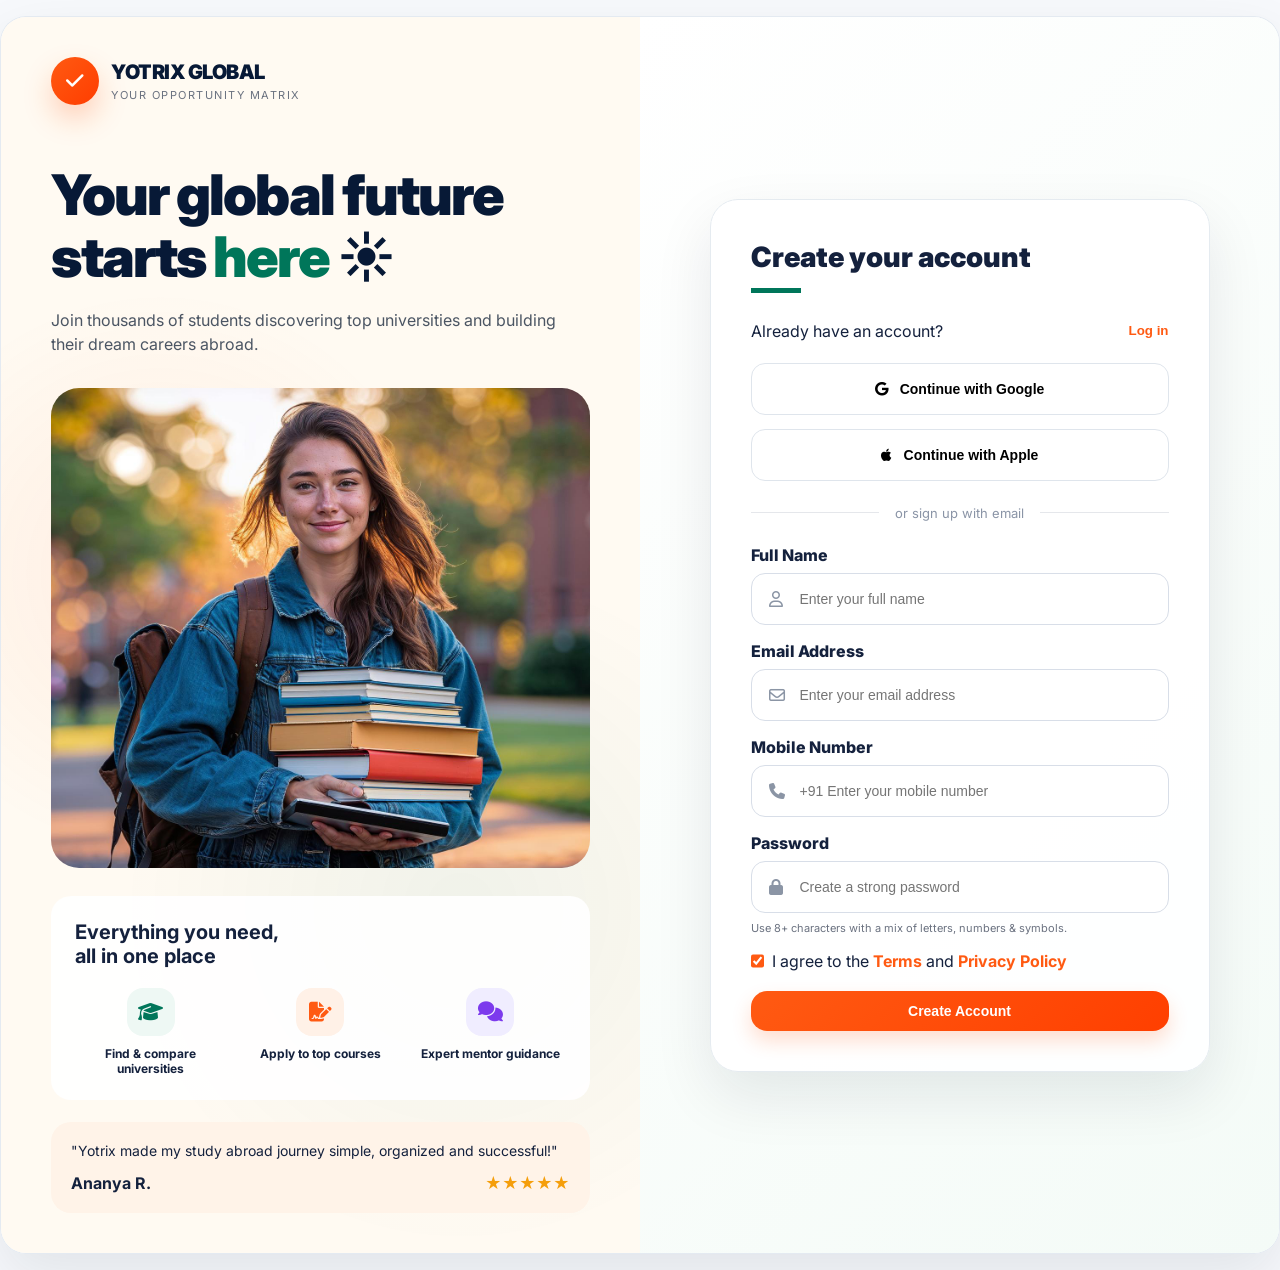
<file: index.html>
<!DOCTYPE html>
<html lang="en">
<head>
  <meta charset="UTF-8">
  <meta name="viewport" content="width=device-width, initial-scale=1.0">
  <title>Yotrix Global | Your Opportunity Matrix</title>
  <link rel="preconnect" href="https://fonts.googleapis.com">
  <link rel="preconnect" href="https://fonts.gstatic.com" crossorigin>
  <link href="https://fonts.googleapis.com/css2?family=Inter:wght@300;400;500;600;700;800;900&display=swap" rel="stylesheet">
  <link rel="stylesheet" href="https://cdnjs.cloudflare.com/ajax/libs/font-awesome/6.5.1/css/all.min.css">
  <link rel="stylesheet" href="css/style.css">
</head>
<body>
  <div id="app"></div>
  <script src="js/state.js"></script>
  <script src="js/utils.js"></script>
  <script src="js/page-initializers.js"></script>
  <script src="js/main.js"></script>
</body>
</html>
</file>
<file: css/style.css>
/* * 

body {
  font-family: 'Inter', sans-serif;
  background: #f7f9fc;
  color: #14213d;
  min-height: 100vh;
  overflow-x: hidden;
}

button {
  cursor: pointer;
  font-family: inherit;
}

.screen {
  max-width: 1480px;
  margin: 16px auto;
  background: rgba(255, 255, 255, 0.94);
  border: 1px solid rgba(226, 232, 240, 0.9);
  border-radius: 26px;
  box-shadow: 0 24px 60px rgba(15, 23, 42, 0.09);
  overflow: hidden;
  min-height: calc(100vh - 32px);
}
  

/* Brand */

* {
  margin: 0;
  padding: 0;
  box-sizing: border-box;
}

.level-card {
  background: #fff;
  border: 1.5px solid #f0f2f5;
  padding: 40px 20px; /* Increased padding */
  transition: all 0.3s cubic-bezier(0.4, 0, 0.2, 1);
  position: relative;
}

.level-card:hover {
  border-color: #ff5a12;
  box-shadow: 0 15px 35px rgba(255, 90, 18, 0.1);
  transform: translateY(-5px);
}

/* Add a subtle checkmark for the selected card */
.level-card.active::after {
  content: '\f058';
  font-family: "Font Awesome 6 Free";
  font-weight: 900;
  position: absolute;
  top: 15px;
  right: 15px;
  color: #ff5a12;
  font-size: 18px;
}

.brand {
  display: flex;
  align-items: center;
  gap: 12px;
}

.brand-mark {
  width: 48px;
  height: 48px;
  border-radius: 50%;
  background: linear-gradient(135deg, #ff5a12, #ff3d00);
  display: grid;
  place-items: center;
  color: #fff;
  font-size: 20px;
  box-shadow: 0 14px 28px rgba(255, 90, 18, 0.25);
}

.brand-title {
  font-size: 20px;
  font-weight: 900;
  letter-spacing: -0.5px;
  color: #071936;
  line-height: 1.2;
}

.brand-sub {
  font-size: 11px;
  color: #6b7280;
  letter-spacing: 1.5px;
  margin-top: 4px;
  text-transform: uppercase;
}

/* Typography - Reduced */
.hero-title {
  font-size: clamp(32px, 5vw, 56px);
  line-height: 1.1;
  letter-spacing: -2px;
  font-weight: 900;
  color: #071936;
}

.hero-title span {
  color: #00765a;
}

.hero-sub {
  font-size: 16px;
  line-height: 1.5;
  margin-top: 20px;
  max-width: 600px;
  color: #4b5563;
}

/* Buttons */
.btn {
  border: 0;
  border-radius: 16px;
  font-weight: 800;
  font-size: 14px;
  padding: 12px 28px;
  display: inline-flex;
  align-items: center;
  justify-content: center;
  gap: 10px;
  transition: 0.2s ease;
  cursor: pointer;
}

.btn-primary {
  background: linear-gradient(135deg, #ff5a12, #ff3f00);
  color: #fff;
  box-shadow: 0 10px 20px rgba(255, 90, 18, 0.2);
}

.btn-primary:hover {
  transform: translateY(-2px);
}

.btn-navy {
  background: linear-gradient(135deg, #071936, #10264d);
  color: #fff;
}

.btn-green {
  background: linear-gradient(135deg, #007f61, #006047);
  color: #fff;
}

.btn-outline {
  background: #fff;
  border: 1.5px solid #d7e2df;
  color: #00765a;
}

.btn-circle {
  width: 56px;
  height: 56px;
  border-radius: 50%;
  background: #fff;
  box-shadow: 0 12px 30px rgba(15, 23, 42, 0.07);
  border: 1px solid #e5e7eb;
  display: grid;
  place-items: center;
  font-size: 20px;
  cursor: pointer;
}

/* Inputs */
.input-wrap {
  position: relative;
}

.input-wrap i {
  position: absolute;
  left: 18px;
  top: 50%;
  transform: translateY(-50%);
  color: #8b95a5;
  font-size: 16px;
}

.input {
  width: 100%;
  height: 52px;
  border-radius: 14px;
  border: 1.5px solid #d8dee8;
  padding: 0 18px 0 48px;
  font-size: 14px;
  color: #071936;
  outline: none;
  transition: 0.2s ease;
  background: #fff;
}

.input:focus {
  border-color: #ff5a12;
  box-shadow: 0 0 0 4px rgba(255, 90, 18, 0.08);
}

/* Pills/Chips */
.pill {
  min-height: 44px;
  padding: 10px 20px;
  border: 1.5px solid #dbe4e8;
  border-radius: 40px;
  background: #fff;
  display: inline-flex;
  align-items: center;
  gap: 10px;
  font-weight: 700;
  font-size: 13px;
  color: #071936;
  transition: 0.2s ease;
  cursor: pointer;
}

.pill.active {
  background: linear-gradient(135deg, #07988c, #00765a);
  color: #fff;
  border-color: transparent;
  box-shadow: 0 8px 20px rgba(7, 152, 140, 0.2);
}

.pill .check {
  width: 20px;
  height: 20px;
  border-radius: 50%;
  background: rgba(255, 255, 255, 0.25);
  display: grid;
  place-items: center;
  font-size: 11px;
}

/* Progress Stepper */
.progress {
  display: flex;
  align-items: center;
  gap: 0;
  justify-content: center;
  margin-top: 16px;
}

.step {
  width: 34px;
  height: 34px;
  border-radius: 50%;
  border: 2px solid #dbe3ec;
  background: #fff;
  color: #718096;
  display: grid;
  place-items: center;
  font-weight: 800;
  font-size: 13px;
}

.step.active {
  background: #ff5a12;
  border-color: #ff5a12;
  color: #fff;
  box-shadow: 0 6px 16px rgba(255, 90, 18, 0.2);
}

.bar {
  width: 100px;
  height: 3px;
  background: #dfe5ed;
}

.bar.active {
  background: #ff5a12;
}

/* Illustration Card */
.illustration-card {
  border-radius: 28px;
  background: radial-gradient(circle at 80% 30%, rgba(255, 122, 26, 0.2), transparent 25%),
              linear-gradient(135deg, #f0fbf7, #fff8ef);
  position: relative;
  overflow: hidden;
  min-height: 380px;
}

/* Image Container for Maps */
.image-map-container {
  width: 100%;
  height: 100%;
  display: flex;
  align-items: center;
  justify-content: center;
  background: radial-gradient(circle at 52% 45%, rgba(7, 152, 140, 0.1), transparent 38%);
  border-radius: 30px;
  min-height: 500px;
}

.dynamic-country-img {
  max-width: 85%;
  max-height: 75%;
  border-radius: 28px;
  box-shadow: 0 20px 35px rgba(0, 0, 0, 0.12);
  object-fit: cover;
  border: 3px solid white;
}

/* Signup Layout */
.signup-layout {
  display: grid;
  grid-template-columns: 1fr 1fr;
  min-height: calc(100vh - 32px);
}

.signup-left {
  padding: 40px 50px;
  background: radial-gradient(circle at 25% 45%, rgba(255, 90, 18, 0.08), transparent 34%),
              radial-gradient(circle at 72% 72%, rgba(0, 118, 90, 0.06), transparent 34%),
              #fffaf2;
  position: relative;
  overflow: hidden;
}

.signup-right {
  padding: 40px 60px;
  background: linear-gradient(135deg, #fff, #f4fbf7);
  display: flex;
  align-items: center;
  justify-content: center;
}

.signup-panel {
  max-width: 500px;
  width: 100%;
  background: rgba(255, 255, 255, 0.94);
  border: 1px solid #e5ebf0;
  border-radius: 28px;
  box-shadow: 0 24px 60px rgba(15, 23, 42, 0.09);
  padding: 40px;
}

.mini-benefits {
  background: rgba(255, 255, 255, 0.92);
  border-radius: 20px;
  padding: 24px;
  margin-top: 28px;
}

.mini-grid {
  display: grid;
  grid-template-columns: repeat(3, 1fr);
  gap: 18px;
  margin-top: 20px;
}

.mini-item {
  text-align: center;
  font-size: 12px;
  font-weight: 700;
}

.mini-icon {
  width: 48px;
  height: 48px;
  margin: 0 auto 10px;
  border-radius: 16px;
  display: grid;
  place-items: center;
  font-size: 20px;
  background: #eef8f4;
  color: #00765a;
}

.testimonial {
  background: #fff3e8;
  border-radius: 20px;
  padding: 20px;
  margin-top: 22px;
}

/* Social Buttons */
.social-btn {
  width: 100%;
  height: 52px;
  border-radius: 14px;
  border: 1.5px solid #dfe5ec;
  background: #fff;
  font-weight: 700;
  font-size: 14px;
  display: flex;
  align-items: center;
  justify-content: center;
  gap: 12px;
  margin-bottom: 14px;
  cursor: pointer;
}

.divider {
  display: flex;
  align-items: center;
  gap: 16px;
  color: #8a94a6;
  font-size: 13px;
  margin: 24px 0;
}

.divider::before,
.divider::after {
  content: "";
  flex: 1;
  height: 1px;
  background: #e5e7eb;
}

/* Landing Page */
.landing {
  padding: 40px 60px;
  background: radial-gradient(circle at 95% 40%, rgba(7, 152, 140, 0.06), transparent 25%), #fff;
}

.landing-grid {
  display: grid;
  grid-template-columns: 1fr 0.9fr;
  gap: 40px;
  align-items: center;
  margin-top: 40px;
}

.feature-strip {
  display: grid;
  grid-template-columns: repeat(4, 1fr);
  border: 1px solid #e7edf3;
  border-radius: 24px;
  background: #fff;
  box-shadow: 0 12px 30px rgba(15, 23, 42, 0.06);
  margin-top: 40px;
  overflow: hidden;
}

.feature-box {
  padding: 24px 28px;
  border-right: 1px solid #e7edf3;
}

.feature-box:last-child {
  border-right: 0;
}

.feature-icon {
  width: 64px;
  height: 64px;
  border-radius: 16px;
  display: grid;
  place-items: center;
  margin-bottom: 16px;
  font-size: 26px;
  background: #eef7ff;
  color: #1e63ff;
}

.feature-box h3 {
  font-size: 18px;
  color: #071936;
  margin-bottom: 8px;
}

.feature-box p {
  font-size: 13px;
  color: #6b7280;
  line-height: 1.5;
}

.name-row {
  display: grid;
  grid-template-columns: 1fr auto;
  gap: 24px;
  max-width: 900px;
  margin: 40px auto 0;
}

/* Selection Pages (Country/State) */
.selection {
  padding: 40px 50px;
  background: linear-gradient(135deg, #fff, #f8fcff);
}

.selection-grid {
  display: grid;
  grid-template-columns: 0.8fr 1.2fr;
  gap: 40px;
  align-items: start;
  margin-top: 30px;
}

.toggle {
  display: inline-flex;
  padding: 4px;
  background: #edf1f6;
  border-radius: 60px;
  margin-top: 24px;
  gap: 4px;
}

.toggle button {
  border: 0;
  padding: 10px 28px;
  border-radius: 60px;
  background: transparent;
  font-size: 14px;
  font-weight: 800;
  cursor: pointer;
}

.toggle button.active {
  background: #071936;
  color: #fff;
  box-shadow: 0 6px 16px rgba(7, 25, 54, 0.15);
}

.chips {
  display: flex;
  flex-wrap: wrap;
  gap: 12px;
  margin-top: 24px;
}

.selected-panel {
  margin-top: 24px;
  background: rgba(234, 250, 246, 0.9);
  border: 1px solid #cfeae4;
  border-radius: 20px;
  padding: 22px;
}

.selected-list {
  display: grid;
  gap: 12px;
  margin-top: 16px;
}

.selected-row {
  background: #fff;
  border: 1px solid #e5edf0;
  border-radius: 14px;
  height: 52px;
  display: flex;
  align-items: center;
  justify-content: space-between;
  padding: 0 16px;
  font-weight: 700;
  font-size: 14px;
}

.map-card {
  min-height: 500px;
  border-radius: 28px;
  background: radial-gradient(circle at 52% 45%, rgba(7, 152, 140, 0.1), transparent 38%),
              linear-gradient(135deg, #f8fbff, #fff);
  border: 1px solid #e7edf3;
  overflow: hidden;
  display: flex;
  align-items: center;
  justify-content: center;
}

/* Bottom Navigation */
.bottom-nav {
  position: relative;
  display: grid;
  grid-template-columns: 80px 1fr 180px;
  align-items: center;
  gap: 20px;
  margin-top: 40px;
  padding-top: 20px;
}

/* Level Page */
.level-page {
  padding: 40px 60px;
  background: radial-gradient(circle at 82% 28%, rgba(255, 90, 18, 0.06), transparent 26%),
              linear-gradient(135deg, #fff, #f3faf6);
}

.level-header {
  display: grid;
  grid-template-columns: 1fr 0.8fr;
  gap: 30px;
  align-items: center;
  margin-top: 40px;
}

.level-cards {
  display: grid;
  grid-template-columns: repeat(5, 1fr);
  gap: 24px;
  margin-top: 48px;
}

.level-card {
  min-height: 260px;
  background: #fff;
  border: 2px solid transparent;
  border-radius: 24px;
  box-shadow: 0 12px 30px rgba(15, 23, 42, 0.06);
  padding: 28px 20px;
  display: flex;
  flex-direction: column;
  justify-content: center;
  align-items: center;
  transition: 0.2s ease;
  cursor: pointer;
}

.level-card:hover,
.level-card.active {
  border-color: #ff5a12;
  transform: translateY(-3px);
}

.level-card-icon {
  font-size: 48px;
  margin-bottom: 24px;
}

.level-card h3 {
  font-size: 18px;
  color: #071936;
}

.radio {
  width: 36px;
  height: 36px;
  border-radius: 50%;
  border: 2.5px solid #d8dee8;
  margin-top: 24px;
  display: grid;
  place-items: center;
}

.level-card.active .radio {
  background: #ff5a12;
  border-color: #ff5a12;
}

/* Success Page */
.success-layout {
  display: grid;
  grid-template-columns: 0.9fr 1.1fr;
  min-height: calc(100vh - 32px);
}

.success-left {
  padding: 48px;
}

.success-right {
  background: linear-gradient(135deg, #f0fbf5, #fff8ea);
  display: flex;
  align-items: center;
  justify-content: center;
  position: relative;
  overflow: hidden;
}

.wallet-amount {
  font-size: 56px;
  font-weight: 950;
  letter-spacing: -2px;
  color: #00765a;
  margin: 20px 0 8px;
}

.task-box {
  margin-top: 32px;
  background: #f4fbf7;
  border-radius: 20px;
  padding: 22px;
  display: grid;
  gap: 16px;
  max-width: 500px;
}

.task {
  display: flex;
  align-items: center;
  gap: 14px;
  font-size: 14px;
  font-weight: 700;
  color: #071936;
}

.task i {
  width: 38px;
  height: 38px;
  border-radius: 50%;
  background: #dff7ed;
  color: #00765a;
  display: grid;
  place-items: center;
}

/* Dashboard */
.dashboard {
  display: grid;
  grid-template-columns: 100px 1fr;
  min-height: 100vh;
  background: #f8fafc;
}

.sidebar {
  background: #fff;
  border-right: 1px solid #e6edf4;
  padding: 20px;
  display: flex;
  flex-direction: column;
  align-items: center;
  gap: 20px;
  position: sticky;
  top: 0;
  height: 100vh;
}

.side-icon {
  width: 56px;
  height: 56px;
  border-radius: 16px;
  display: grid;
  place-items: center;
  color: #071936;
  font-size: 20px;
  transition: 0.2s ease;
  position: relative;
  cursor: pointer;
  background: transparent;
  border: 0;
}

.side-icon.active,
.side-icon:hover {
  background: #fff3eb;
  color: #ff5a12;
}

.side-icon small {
  position: absolute;
  bottom: -18px;
  font-size: 9px;
  font-weight: 800;
  white-space: nowrap;
}

.dash-main {
  padding: 20px;
}

.dash-top {
  height: 70px;
  background: #fff;
  border-radius: 20px;
  box-shadow: 0 12px 30px rgba(15, 23, 42, 0.05);
  border: 1px solid #e7edf3;
  display: flex;
  align-items: center;
  justify-content: space-between;
  padding: 0 24px;
  margin-bottom: 20px;
}

.search {
  width: 360px;
  height: 44px;
  border-radius: 12px;
  border: 1px solid #dbe3ec;
  padding: 0 16px 0 42px;
  font-size: 13px;
  outline: none;
}

.dash-grid {
  display: grid;
  grid-template-columns: 1fr 300px;
  gap: 20px;
}

.dash-hero {
  background: radial-gradient(circle at 70% 40%, rgba(255, 90, 18, 0.1), transparent 36%),
              linear-gradient(135deg, #fff7ed, #fff);
  border: 1px solid #f0e2d5;
  border-radius: 24px;
  padding: 32px;
  position: relative;
  overflow: hidden;
}

.dash-card {
  background: #fff;
  border: 1px solid #e7edf3;
  border-radius: 20px;
  padding: 20px;
}

.service-grid {
  display: grid;
  grid-template-columns: repeat(5, 1fr);
  gap: 16px;
  margin-top: 20px;
}

.service-card {
  background: #fff;
  border: 1px solid #e7edf3;
  border-radius: 18px;
  padding: 20px 14px;
  text-align: center;
  transition: 0.2s ease;
  cursor: pointer;
}

.service-card:hover {
  transform: translateY(-3px);
  box-shadow: 0 12px 28px rgba(15, 23, 42, 0.08);
}

.service-icon {
  width: 52px;
  height: 52px;
  border-radius: 16px;
  display: grid;
  place-items: center;
  margin: 0 auto 14px;
  font-size: 22px;
  background: #eef8ff;
  color: #2775ff;
}

.service-card h3 {
  font-size: 14px;
  margin-bottom: 8px;
}

.service-card p {
  font-size: 11px;
  color: #6b7280;
}

.uni-grid {
  display: grid;
  grid-template-columns: repeat(4, 1fr);
  gap: 16px;
  margin-top: 16px;
}

.uni-card {
  border: 1px solid #e7edf3;
  border-radius: 18px;
  overflow: hidden;
  background: #fff;
}

.uni-img {
  height: 100px;
  background: linear-gradient(135deg, #dbeafe, #bbf7d0);
  display: grid;
  place-items: center;
  font-size: 36px;
}

.uni-card h3 {
  font-size: 14px;
  padding: 12px 12px 4px;
}

.uni-card p {
  font-size: 11px;
  padding: 0 12px;
  color: #6b7280;
}

.right-stack {
  display: grid;
  gap: 20px;
}

.progress-ring {
  width: 100px;
  height: 100px;
  border-radius: 50%;
  background: radial-gradient(circle at center, #fff 57%, transparent 58%),
              conic-gradient(#3b82f6 0 80%, #e5e7eb 80% 100%);
  display: grid;
  place-items: center;
  font-size: 22px;
  font-weight: 900;
  color: #3b82f6;
}

.update-row {
  display: grid;
  grid-template-columns: 36px 1fr;
  gap: 12px;
  padding: 14px 0;
  border-bottom: 1px solid #edf2f7;
}

.update-row:last-child {
  border-bottom: 0;
}

.update-row p {
  font-size: 13px;
  font-weight: 600;
}

.update-row small {
  font-size: 11px;
  color: #6b7280;
}

/* Responsive */
@media (max-width: 1100px) {
  .signup-layout,
  .landing-grid,
  .selection-grid,
  .success-layout,
  .dash-grid,
  .level-header {
    grid-template-columns: 1fr;
  }
  .feature-strip,
  .level-cards,
  .service-grid,
  .uni-grid {
    grid-template-columns: repeat(2, 1fr);
  }
  .dashboard {
    grid-template-columns: 1fr;
  }
  .sidebar {
    height: auto;
    position: static;
    flex-direction: row;
    overflow-x: auto;
  }
}

@media (max-width: 768px) {
  .feature-strip,
  .level-cards,
  .service-grid,
  .uni-grid {
    grid-template-columns: 1fr;
  }
  .signup-left,
  .signup-right,
  .landing,
  .selection,
  .level-page,
  .success-left {
    padding: 24px 20px;
  }
  .signup-panel {
    padding: 24px 20px;
  }
} */



* {
  margin: 0;
  padding: 0;
  box-sizing: border-box;
}

body {
  font-family: 'Inter', sans-serif;
  background: #f7f9fc;
  color: #14213d;
  min-height: 100vh;
}

.screen {
  max-width: 1480px;
  margin: 16px auto;
  background: rgba(255, 255, 255, 0.94);
  border: 1px solid rgba(226, 232, 240, 0.9);
  border-radius: 26px;
  box-shadow: 0 24px 60px rgba(15, 23, 42, 0.09);
  overflow: hidden;
}

/* Brand */
.brand {
  display: flex;
  align-items: center;
  gap: 12px;
}

.brand-mark {
  width: 48px;
  height: 48px;
  border-radius: 50%;
  background: linear-gradient(135deg, #ff5a12, #ff3d00);
  display: grid;
  place-items: center;
  color: #fff;
  font-size: 20px;
  box-shadow: 0 14px 28px rgba(255, 90, 18, 0.25);
}

.brand-title {
  font-size: 20px;
  font-weight: 900;
  letter-spacing: -0.5px;
  color: #071936;
}

.brand-sub {
  font-size: 11px;
  color: #6b7280;
  letter-spacing: 1.5px;
  margin-top: 4px;
  text-transform: uppercase;
}

/* Typography */
.hero-title {
  font-size: clamp(32px, 5vw, 56px);
  line-height: 1.1;
  letter-spacing: -2px;
  font-weight: 900;
  color: #071936;
}

.hero-title span {
  color: #00765a;
}

.hero-sub {
  font-size: 16px;
  line-height: 1.5;
  margin-top: 20px;
  max-width: 600px;
  color: #4b5563;
}

/* Buttons */
.btn {
  border: 0;
  border-radius: 16px;
  font-weight: 800;
  font-size: 14px;
  padding: 12px 28px;
  display: inline-flex;
  align-items: center;
  justify-content: center;
  gap: 10px;
  transition: 0.2s ease;
  cursor: pointer;
}

.btn-primary {
  background: linear-gradient(135deg, #ff5a12, #ff3f00);
  color: #fff;
  box-shadow: 0 10px 20px rgba(255, 90, 18, 0.2);
}

.btn-primary:hover {
  transform: translateY(-2px);
}

.btn-navy {
  background: linear-gradient(135deg, #071936, #10264d);
  color: #fff;
}

.btn-green {
  background: linear-gradient(135deg, #007f61, #006047);
  color: #fff;
}

.btn-outline {
  background: #fff;
  border: 1.5px solid #d7e2df;
  color: #00765a;
}

.btn-circle {
  width: 56px;
  height: 56px;
  border-radius: 50%;
  background: #fff;
  box-shadow: 0 12px 30px rgba(15, 23, 42, 0.07);
  border: 1px solid #e5e7eb;
  display: grid;
  place-items: center;
  font-size: 20px;
  cursor: pointer;
}

/* Inputs */
.input-wrap {
  position: relative;
}

.input-wrap i {
  position: absolute;
  left: 18px;
  top: 50%;
  transform: translateY(-50%);
  color: #8b95a5;
  font-size: 16px;
}

.input {
  width: 100%;
  height: 52px;
  border-radius: 14px;
  border: 1.5px solid #d8dee8;
  padding: 0 18px 0 48px;
  font-size: 14px;
  color: #071936;
  outline: none;
  background: #fff;
}

.input:focus {
  border-color: #ff5a12;
  box-shadow: 0 0 0 4px rgba(255, 90, 18, 0.08);
}

/* Pills/Chips */
.pill {
  min-height: 44px;
  padding: 10px 20px;
  border: 1.5px solid #dbe4e8;
  border-radius: 40px;
  background: #fff;
  display: inline-flex;
  align-items: center;
  gap: 10px;
  font-weight: 700;
  font-size: 13px;
  color: #071936;
  transition: 0.2s ease;
  cursor: pointer;
}

.pill.active {
  background: linear-gradient(135deg, #07988c, #00765a);
  color: #fff;
  border-color: transparent;
  box-shadow: 0 8px 20px rgba(7, 152, 140, 0.2);
}

.pill .check {
  width: 20px;
  height: 20px;
  border-radius: 50%;
  background: rgba(255, 255, 255, 0.25);
  display: inline-flex;
  align-items: center;
  justify-content: center;
  font-size: 11px;
  margin-left: 8px;
}

/* Progress Stepper */
.progress {
  display: flex;
  align-items: center;
  gap: 0;
  justify-content: center;
  margin-top: 16px;
}

.step {
  width: 34px;
  height: 34px;
  border-radius: 50%;
  border: 2px solid #dbe3ec;
  background: #fff;
  color: #718096;
  display: grid;
  place-items: center;
  font-weight: 800;
  font-size: 13px;
}

.step.active {
  background: #ff5a12;
  border-color: #ff5a12;
  color: #fff;
  box-shadow: 0 6px 16px rgba(255, 90, 18, 0.2);
}

.bar {
  width: 100px;
  height: 3px;
  background: #dfe5ed;
}

.bar.active {
  background: #ff5a12;
}

/* Signup Layout */
.signup-layout {
  display: grid;
  grid-template-columns: 1fr 1fr;
}

.signup-left {
  padding: 40px 50px;
  background: radial-gradient(circle at 25% 45%, rgba(255, 90, 18, 0.08), transparent 34%),
              radial-gradient(circle at 72% 72%, rgba(0, 118, 90, 0.06), transparent 34%),
              #fffaf2;
}

.signup-right {
  padding: 40px 60px;
  background: linear-gradient(135deg, #fff, #f4fbf7);
  display: flex;
  align-items: center;
  justify-content: center;
}

.signup-panel {
  max-width: 500px;
  width: 100%;
  background: rgba(255, 255, 255, 0.94);
  border: 1px solid #e5ebf0;
  border-radius: 28px;
  box-shadow: 0 24px 60px rgba(15, 23, 42, 0.09);
  padding: 40px;
}

.mini-benefits {
  background: rgba(255, 255, 255, 0.92);
  border-radius: 20px;
  padding: 24px;
  margin-top: 28px;
}

.mini-grid {
  display: grid;
  grid-template-columns: repeat(3, 1fr);
  gap: 18px;
  margin-top: 20px;
}

.mini-item {
  text-align: center;
  font-size: 12px;
  font-weight: 700;
}

.mini-icon {
  width: 48px;
  height: 48px;
  margin: 0 auto 10px;
  border-radius: 16px;
  display: grid;
  place-items: center;
  font-size: 20px;
  background: #eef8f4;
  color: #00765a;
}

.testimonial {
  background: #fff3e8;
  border-radius: 20px;
  padding: 20px;
  margin-top: 22px;
}

.social-btn {
  width: 100%;
  height: 52px;
  border-radius: 14px;
  border: 1.5px solid #dfe5ec;
  background: #fff;
  font-weight: 700;
  font-size: 14px;
  display: flex;
  align-items: center;
  justify-content: center;
  gap: 12px;
  margin-bottom: 14px;
  cursor: pointer;
}

.divider {
  display: flex;
  align-items: center;
  gap: 16px;
  color: #8a94a6;
  font-size: 13px;
  margin: 24px 0;
}

.divider::before,
.divider::after {
  content: "";
  flex: 1;
  height: 1px;
  background: #e5e7eb;
}

/* Landing Page */
.landing {
  padding: 40px 60px;
  background: radial-gradient(circle at 95% 40%, rgba(7, 152, 140, 0.06), transparent 25%), #fff;
}

.landing-grid {
  display: grid;
  grid-template-columns: 1fr 0.9fr;
  gap: 40px;
  align-items: center;
  margin-top: 40px;
}

.feature-strip {
  display: grid;
  grid-template-columns: repeat(4, 1fr);
  border: 1px solid #e7edf3;
  border-radius: 24px;
  background: #fff;
  box-shadow: 0 12px 30px rgba(15, 23, 42, 0.06);
  margin-top: 40px;
  overflow: hidden;
}

.feature-box {
  padding: 24px 28px;
  border-right: 1px solid #e7edf3;
}

.feature-box:last-child {
  border-right: 0;
}

.feature-icon {
  width: 64px;
  height: 64px;
  border-radius: 16px;
  display: grid;
  place-items: center;
  margin-bottom: 16px;
  font-size: 26px;
  background: #eef7ff;
  color: #1e63ff;
}

.feature-box h3 {
  font-size: 18px;
  color: #071936;
  margin-bottom: 8px;
}

.feature-box p {
  font-size: 13px;
  color: #6b7280;
  line-height: 1.5;
}

.name-row {
  display: grid;
  grid-template-columns: 1fr auto;
  gap: 24px;
  max-width: 900px;
  margin: 40px auto 0;
}

/* Selection Pages */
.selection {
  padding: 40px 50px;
  background: linear-gradient(135deg, #fff, #f8fcff);
}

.selection-grid {
  display: grid;
  grid-template-columns: 0.8fr 1.2fr;
  gap: 40px;
  align-items: start;
  margin-top: 30px;
}

.toggle {
  display: inline-flex;
  padding: 4px;
  background: #edf1f6;
  border-radius: 60px;
  margin-top: 24px;
  gap: 4px;
}

.toggle button {
  border: 0;
  padding: 10px 28px;
  border-radius: 60px;
  background: transparent;
  font-size: 14px;
  font-weight: 800;
  cursor: pointer;
}

.toggle button.active {
  background: #071936;
  color: #fff;
  box-shadow: 0 6px 16px rgba(7, 25, 54, 0.15);
}

.chips {
  display: flex;
  flex-wrap: wrap;
  gap: 12px;
  margin-top: 24px;
}

.selected-panel {
  margin-top: 24px;
  background: rgba(234, 250, 246, 0.9);
  border: 1px solid #cfeae4;
  border-radius: 20px;
  padding: 22px;
}

.selected-list {
  display: grid;
  gap: 12px;
  margin-top: 16px;
}

.selected-row {
  background: #fff;
  border: 1px solid #e5edf0;
  border-radius: 14px;
  height: 52px;
  display: flex;
  align-items: center;
  justify-content: space-between;
  padding: 0 16px;
  font-weight: 700;
  font-size: 14px;
}

.map-card {
  min-height: 500px;
  border-radius: 28px;
  background: radial-gradient(circle at 52% 45%, rgba(7, 152, 140, 0.1), transparent 38%),
              linear-gradient(135deg, #f8fbff, #fff);
  border: 1px solid #e7edf3;
  overflow: hidden;
  display: flex;
  align-items: center;
  justify-content: center;
}

.image-map-container {
  width: 100%;
  height: 100%;
  display: flex;
  align-items: center;
  justify-content: center;
  min-height: 500px;
}

.dynamic-country-img {
  max-width: 85%;
  max-height: 75%;
  border-radius: 28px;
  box-shadow: 0 20px 35px rgba(0, 0, 0, 0.12);
  object-fit: cover;
  border: 3px solid white;
}

.bottom-nav {
  position: relative;
  display: grid;
  grid-template-columns: 80px 1fr 180px;
  align-items: center;
  gap: 20px;
  margin-top: 40px;
  padding-top: 20px;
}

/* Level Page */
.level-page {
  padding: 40px 60px;
  background: radial-gradient(circle at 82% 28%, rgba(255, 90, 18, 0.06), transparent 26%),
              linear-gradient(135deg, #fff, #f3faf6);
}

.level-header {
  display: grid;
  grid-template-columns: 1fr 0.8fr;
  gap: 30px;
  align-items: center;
  margin-top: 40px;
}

.level-cards {
  display: grid;
  grid-template-columns: repeat(5, 1fr);
  gap: 24px;
  margin-top: 48px;
}

.level-card {
  min-height: 260px;
  background: #fff;
  border: 2px solid transparent;
  border-radius: 24px;
  box-shadow: 0 12px 30px rgba(15, 23, 42, 0.06);
  padding: 28px 20px;
  display: flex;
  flex-direction: column;
  justify-content: center;
  align-items: center;
  transition: 0.2s ease;
  cursor: pointer;
}

.level-card:hover,
.level-card.active {
  border-color: #ff5a12;
  transform: translateY(-3px);
}

.level-card-icon {
  font-size: 48px;
  margin-bottom: 24px;
}

.level-card h3 {
  font-size: 18px;
  color: #071936;
}

.radio {
  width: 36px;
  height: 36px;
  border-radius: 50%;
  border: 2.5px solid #d8dee8;
  margin-top: 24px;
  display: grid;
  place-items: center;
}

.level-card.active .radio {
  background: #ff5a12;
  border-color: #ff5a12;
}

/* Illustration Card */
.illustration-card {
  border-radius: 28px;
  background: radial-gradient(circle at 80% 30%, rgba(255, 122, 26, 0.2), transparent 25%),
              linear-gradient(135deg, #f0fbf7, #fff8ef);
  position: relative;
  overflow: hidden;
  min-height: 380px;
}

.student-art {
  position: relative;
  width: 300px;
  height: 350px;
  margin: 0 auto;
}

/* Success Page */
.success-layout {
  display: grid;
  grid-template-columns: 0.9fr 1.1fr;
}

.success-left {
  padding: 48px;
}

.success-right {
  background: linear-gradient(135deg, #f0fbf5, #fff8ea);
  display: flex;
  align-items: center;
  justify-content: center;
  position: relative;
  overflow: hidden;
}

.wallet-amount {
  font-size: 56px;
  font-weight: 950;
  letter-spacing: -2px;
  color: #00765a;
  margin: 20px 0 8px;
}

.task-box {
  margin-top: 32px;
  background: #f4fbf7;
  border-radius: 20px;
  padding: 22px;
  display: grid;
  gap: 16px;
  max-width: 500px;
}

.task {
  display: flex;
  align-items: center;
  gap: 14px;
  font-size: 14px;
  font-weight: 700;
  color: #071936;
}

.task i {
  width: 38px;
  height: 38px;
  border-radius: 50%;
  background: #dff7ed;
  color: #00765a;
  display: grid;
  place-items: center;
}

.floating {
  position: absolute;
  background: rgba(255, 255, 255, 0.9);
  box-shadow: 0 12px 30px rgba(15, 23, 42, 0.07);
  border: 1px solid rgba(226, 232, 240, 0.8);
  border-radius: 18px;
  padding: 14px 18px;
  font-weight: 800;
  color: #071936;
  display: flex;
  align-items: center;
  gap: 12px;
}

/* Dashboard */
.dashboard {
  display: grid;
  grid-template-columns: 100px 1fr;
  min-height: 100vh;
  background: #f8fafc;
}

.sidebar {
  background: #fff;
  border-right: 1px solid #e6edf4;
  padding: 20px;
  display: flex;
  flex-direction: column;
  align-items: center;
  gap: 20px;
  position: sticky;
  top: 0;
  height: 100vh;
}

.side-icon {
  width: 56px;
  height: 56px;
  border-radius: 16px;
  display: grid;
  place-items: center;
  color: #071936;
  font-size: 20px;
  transition: 0.2s ease;
  position: relative;
  cursor: pointer;
  background: transparent;
  border: 0;
}

.side-icon.active,
.side-icon:hover {
  background: #fff3eb;
  color: #ff5a12;
}

.side-icon small {
  position: absolute;
  bottom: -18px;
  font-size: 9px;
  font-weight: 800;
  white-space: nowrap;
}

.dash-main {
  padding: 20px;
}

.dash-top {
  height: 70px;
  background: #fff;
  border-radius: 20px;
  box-shadow: 0 12px 30px rgba(15, 23, 42, 0.05);
  border: 1px solid #e7edf3;
  display: flex;
  align-items: center;
  justify-content: space-between;
  padding: 0 24px;
  margin-bottom: 20px;
}

.search {
  width: 360px;
  height: 44px;
  border-radius: 12px;
  border: 1px solid #dbe3ec;
  padding: 0 16px 0 42px;
  font-size: 13px;
  outline: none;
}

.dash-grid {
  display: grid;
  grid-template-columns: 1fr 300px;
  gap: 20px;
}

.dash-hero {
  background: radial-gradient(circle at 70% 40%, rgba(255, 90, 18, 0.1), transparent 36%),
              linear-gradient(135deg, #fff7ed, #fff);
  border: 1px solid #f0e2d5;
  border-radius: 24px;
  padding: 32px;
  position: relative;
  overflow: hidden;
}

.dash-card {
  background: #fff;
  border: 1px solid #e7edf3;
  border-radius: 20px;
  padding: 20px;
}

.service-grid {
  display: grid;
  grid-template-columns: repeat(5, 1fr);
  gap: 16px;
  margin-top: 20px;
}

.service-card {
  background: #fff;
  border: 1px solid #e7edf3;
  border-radius: 18px;
  padding: 20px 14px;
  text-align: center;
  cursor: pointer;
  transition: 0.2s ease;
}

.service-card:hover {
  transform: translateY(-3px);
  box-shadow: 0 12px 28px rgba(15, 23, 42, 0.08);
}

.service-icon {
  width: 52px;
  height: 52px;
  border-radius: 16px;
  display: grid;
  place-items: center;
  margin: 0 auto 14px;
  font-size: 22px;
  background: #eef8ff;
  color: #2775ff;
}

.service-card h3 {
  font-size: 14px;
  margin-bottom: 8px;
}

.service-card p {
  font-size: 11px;
  color: #6b7280;
}

.uni-grid {
  display: grid;
  grid-template-columns: repeat(4, 1fr);
  gap: 16px;
  margin-top: 16px;
}

.uni-card {
  border: 1px solid #e7edf3;
  border-radius: 18px;
  overflow: hidden;
  background: #fff;
}

.uni-img {
  height: 100px;
  background: linear-gradient(135deg, #dbeafe, #bbf7d0);
  display: grid;
  place-items: center;
  font-size: 36px;
}

.uni-card h3 {
  font-size: 14px;
  padding: 12px 12px 4px;
}

.uni-card p {
  font-size: 11px;
  padding: 0 12px;
  color: #6b7280;
}

.right-stack {
  display: grid;
  gap: 20px;
}

.progress-ring {
  width: 100px;
  height: 100px;
  border-radius: 50%;
  background: radial-gradient(circle at center, #fff 57%, transparent 58%),
              conic-gradient(#3b82f6 0 80%, #e5e7eb 80% 100%);
  display: grid;
  place-items: center;
  font-size: 22px;
  font-weight: 900;
  color: #3b82f6;
}

.update-row {
  display: grid;
  grid-template-columns: 36px 1fr;
  gap: 12px;
  padding: 14px 0;
  border-bottom: 1px solid #edf2f7;
}

.update-row:last-child {
  border-bottom: 0;
}

.update-row p {
  font-size: 13px;
  font-weight: 600;
}

.update-row small {
  font-size: 11px;
  color: #6b7280;
}

/* Responsive */
@media (max-width: 1100px) {
  .signup-layout,
  .landing-grid,
  .selection-grid,
  .success-layout,
  .dash-grid,
  .level-header {
    grid-template-columns: 1fr;
  }
  .feature-strip,
  .level-cards,
  .service-grid,
  .uni-grid {
    grid-template-columns: repeat(2, 1fr);
  }
  .dashboard {
    grid-template-columns: 1fr;
  }
  .sidebar {
    height: auto;
    position: static;
    flex-direction: row;
    overflow-x: auto;
  }
}

@media (max-width: 768px) {
  .feature-strip,
  .level-cards,
  .service-grid,
  .uni-grid {
    grid-template-columns: 1fr;
  }
  .signup-left,
  .signup-right,
  .landing,
  .selection,
  .level-page,
  .success-left {
    padding: 24px 20px;
  }
  .signup-panel {
    padding: 24px 20px;
  }
}
</file>
